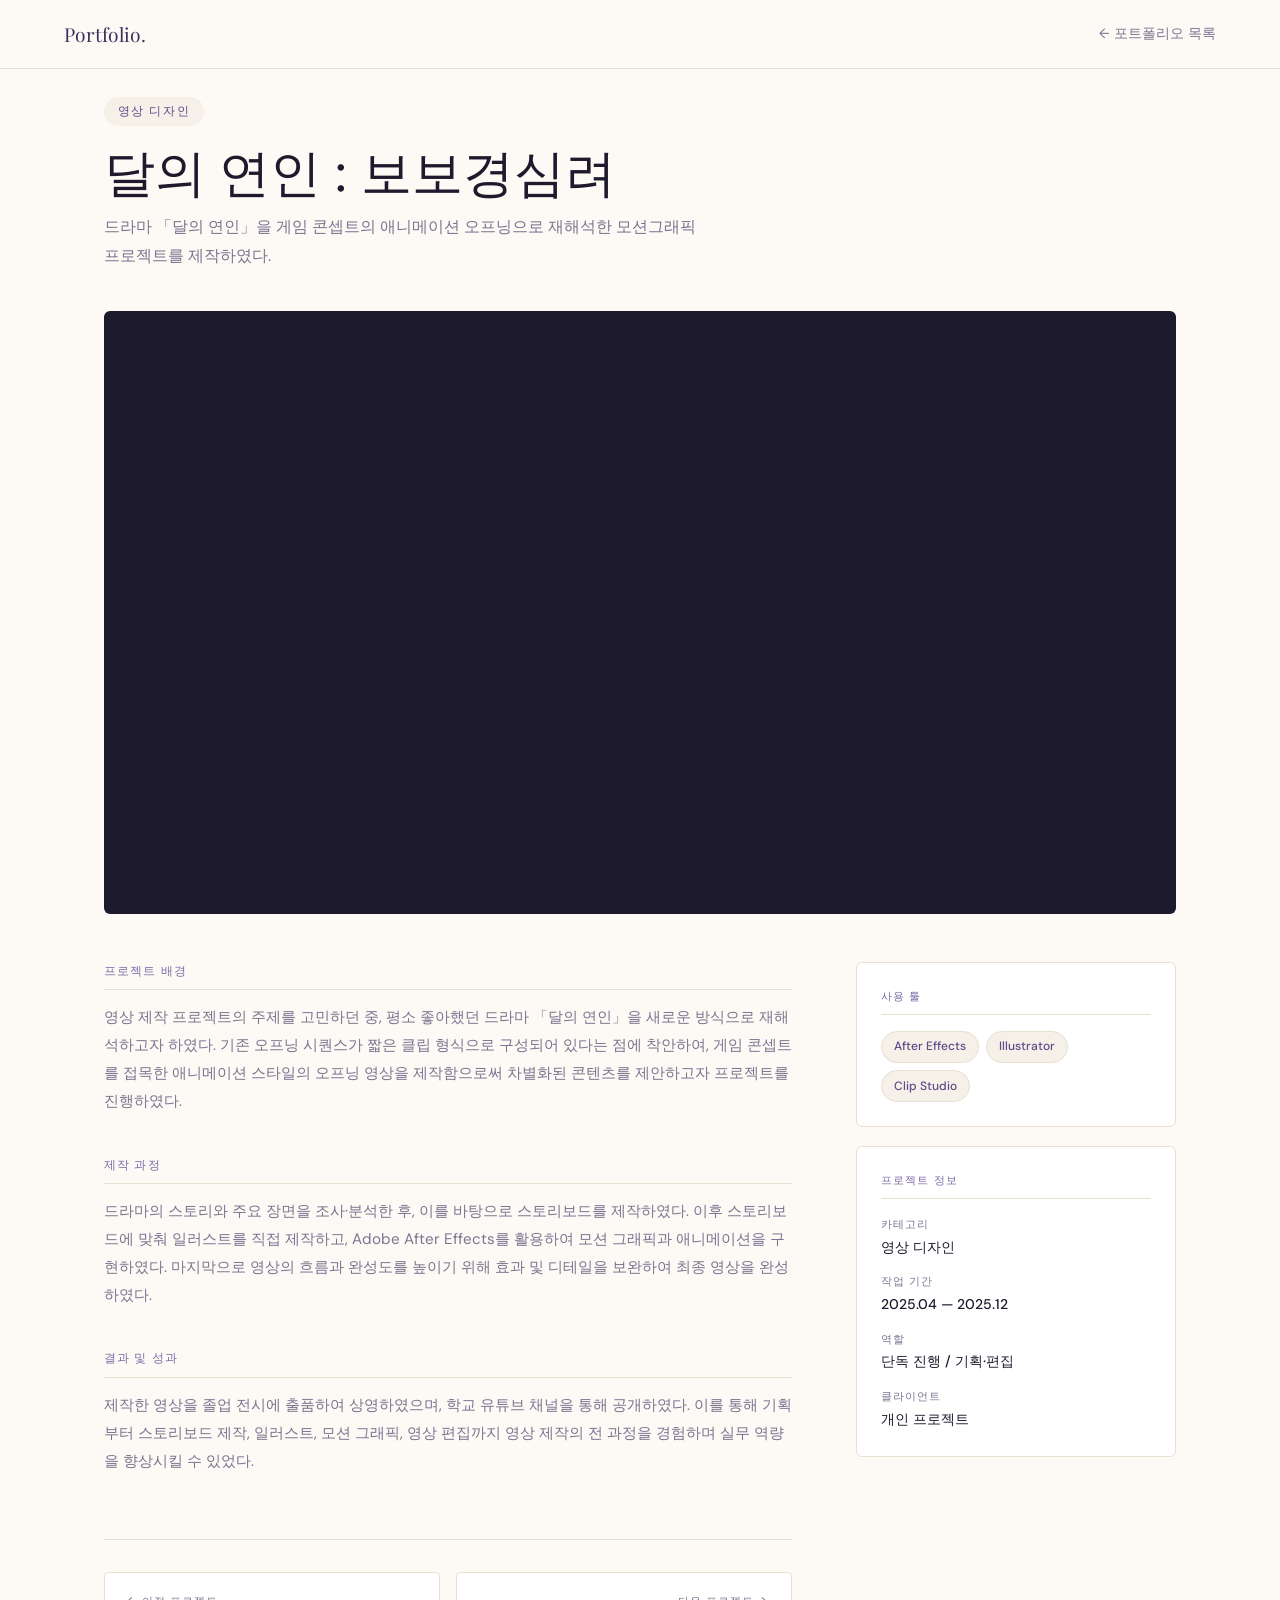
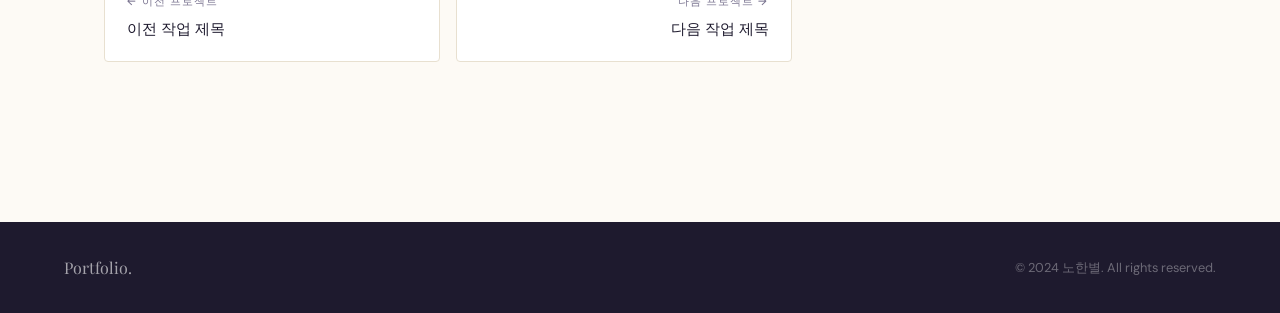
<file: pot6.html>
<!DOCTYPE html>
<html lang="ko">
<head>
<meta charset="UTF-8">
<meta name="viewport" content="width=device-width, initial-scale=1.0">
<title>달의 연인 — Portfolio</title>
<link href="https://fonts.googleapis.com/css2?family=Playfair+Display:wght@400;500&family=DM+Sans:wght@300;400;500&display=swap" rel="stylesheet">
<style>
  :root {
    --purple:#5B4B8A; --purple-lt:#7C6BA8; --purple-dk:#3D3060;
    --beige:#F5F0E8; --beige-dk:#E8E0D0; --cream:#FDFAF5;
    --ink:#1E1A2E; --muted:#7A7490; --white:#FFFFFF;
  }
  *{margin:0;padding:0;box-sizing:border-box;} html{scroll-behavior:smooth;}
  body{font-family:'DM Sans',sans-serif;background:var(--cream);color:var(--ink);font-size:16px;line-height:1.7;}

  /* NAV */
  nav{position:fixed;top:0;left:0;right:0;z-index:200;padding:0 5%;background:rgba(253,250,245,0.95);backdrop-filter:blur(10px);border-bottom:1px solid var(--beige-dk);}
  .nav-inner{max-width:1200px;margin:0 auto;display:flex;align-items:center;justify-content:space-between;padding:1.1rem 0;}
  .nav-logo{font-family:'Playfair Display',serif;font-size:1.2rem;color:var(--purple-dk);text-decoration:none;}
  .nav-back{font-size:0.85rem;color:var(--muted);text-decoration:none;display:flex;align-items:center;gap:0.4rem;transition:color 0.2s;}
  .nav-back:hover{color:var(--purple);}

  /* PAGE */
  .page{max-width:1200px;margin:0 auto;padding:6rem 5% 5rem;}

  /* 헤더 */
  .project-header{margin-bottom:2.5rem;}
  .project-category{display:inline-block;font-size:0.72rem;font-weight:500;letter-spacing:0.14em;text-transform:uppercase;color:var(--purple);background:var(--beige);padding:0.3rem 0.85rem;border-radius:20px;margin-bottom:1rem;}
  .project-title{font-family:'Playfair Display',serif;font-size:clamp(2rem,4vw,3.2rem);font-weight:400;line-height:1.1;color:var(--ink);margin-bottom:0.9rem;}
  .project-subtitle{font-size:1rem;color:var(--muted);max-width:600px;line-height:1.8;}

  /* 메인 영상 */
  .main-video-wrap{width:100%;aspect-ratio:16/9;border-radius:6px;overflow:hidden;background:var(--ink);margin-bottom:3rem;}
  .main-video-wrap iframe{width:100%;height:100%;border:none;display:block;}

  /* 레이아웃 */
  .project-layout{display:grid;grid-template-columns:1fr 320px;gap:4rem;align-items:start;}
  .section-block{margin-bottom:2.5rem;}
  .section-block h3{font-size:0.72rem;font-weight:500;letter-spacing:0.1em;text-transform:uppercase;color:var(--purple-lt);margin-bottom:0.8rem;padding-bottom:0.5rem;border-bottom:1px solid var(--beige-dk);}
  .section-block p{font-size:0.95rem;color:var(--muted);line-height:1.85;}

  /* 사이드바 */
  .sidebar{position:sticky;top:5.5rem;display:flex;flex-direction:column;gap:1.2rem;}
  .sidebar-card{background:var(--white);border:1px solid var(--beige-dk);border-radius:6px;padding:1.5rem;}
  .sidebar-card h4{font-size:0.7rem;font-weight:500;letter-spacing:0.1em;text-transform:uppercase;color:var(--purple-lt);margin-bottom:1rem;padding-bottom:0.5rem;border-bottom:1px solid var(--beige-dk);}
  .tool-tags{display:flex;flex-wrap:wrap;gap:0.45rem;}
  .tool-tag{font-size:0.75rem;font-weight:500;padding:0.3rem 0.75rem;border:1px solid var(--beige-dk);border-radius:20px;color:var(--purple);background:var(--beige);}
  .info-list{display:flex;flex-direction:column;gap:0.8rem;}
  .info-row{display:flex;flex-direction:column;gap:0.1rem;}
  .info-label{font-size:0.7rem;font-weight:500;letter-spacing:0.08em;text-transform:uppercase;color:var(--muted);}
  .info-value{font-size:0.88rem;color:var(--ink);font-weight:500;}

  /* 이전/다음 */
  .project-nav{margin-top:4rem;padding-top:2rem;border-top:1px solid var(--beige-dk);display:grid;grid-template-columns:1fr 1fr;gap:1rem;}
  .pnav-item{text-decoration:none;padding:1.2rem 1.4rem;border:1px solid var(--beige-dk);border-radius:4px;background:var(--white);transition:border-color 0.2s,transform 0.15s;display:flex;flex-direction:column;gap:0.35rem;}
  .pnav-item:hover{border-color:var(--purple);transform:translateY(-2px);}
  .pnav-item.next{text-align:right;}
  .pnav-dir{font-size:0.7rem;font-weight:500;letter-spacing:0.1em;text-transform:uppercase;color:var(--muted);}
  .pnav-name{font-size:0.92rem;font-weight:500;color:var(--ink);}

  /* FOOTER */
  footer{background:var(--ink);padding:2rem 5%;margin-top:5rem;}
  .footer-inner{max-width:1200px;margin:0 auto;display:flex;align-items:center;justify-content:space-between;gap:1rem;flex-wrap:wrap;}
  .footer-logo{font-family:'Playfair Display',serif;font-size:1rem;color:rgba(255,255,255,0.6);text-decoration:none;}
  footer p{font-size:0.8rem;color:rgba(255,255,255,0.35);}

  @media(max-width:768px){
    .project-layout{grid-template-columns:1fr;}
    .sidebar{position:static;}
    .project-nav{grid-template-columns:1fr;}
  }
</style>
</head>
<body>

<nav>
  <div class="nav-inner">
    <a href="portfolio.html" class="nav-logo">Portfolio.</a>
    <a href="index.html" class="nav-back">← 포트폴리오 목록</a>
  </div>
</nav>

<div class="page">

  <!-- 헤더 -->
  <div class="project-header">
    <span class="project-category">영상 디자인</span>
    <h1 class="project-title">달의 연인 : 보보경심려</h1>
    <p class="project-subtitle">드라마 「달의 연인」을 게임 콘셉트의 애니메이션 오프닝으로 재해석한 모션그래픽 프로젝트를 제작하였다.</p>
  </div>

  <!-- 메인 유튜브 영상 -->
  <div class="main-video-wrap">
    <iframe
      src="https://www.youtube.com/embed/a0rysRHuaqU?rel=0&modestbranding=1"
      allow="accelerometer; autoplay; clipboard-write; encrypted-media; gyroscope; picture-in-picture"
      allowfullscreen
      loading="lazy"
    ></iframe>
  </div>

  <div class="project-layout">

    <!-- 왼쪽 본문 -->
    <div class="project-main">

      <div class="section-block">
        <h3>프로젝트 배경</h3>
        <p>영상 제작 프로젝트의 주제를 고민하던 중, 평소 좋아했던 드라마 「달의 연인」을 새로운 방식으로 재해석하고자 하였다. 기존 오프닝 시퀀스가 짧은 클립 형식으로 구성되어 있다는 점에 착안하여, 게임 콘셉트를 접목한 애니메이션 스타일의 오프닝 영상을 제작함으로써 차별화된 콘텐츠를 제안하고자 프로젝트를 진행하였다.</p>
      </div>

      <div class="section-block">
        <h3>제작 과정</h3>
        <p>드라마의 스토리와 주요 장면을 조사·분석한 후, 이를 바탕으로 스토리보드를 제작하였다. 이후 스토리보드에 맞춰 일러스트를 직접 제작하고, Adobe After Effects를 활용하여 모션 그래픽과 애니메이션을 구현하였다. 마지막으로 영상의 흐름과 완성도를 높이기 위해 효과 및 디테일을 보완하여 최종 영상을 완성하였다.</p>
      </div>

      <div class="section-block">
        <h3>결과 및 성과</h3>
        <p>제작한 영상을 졸업 전시에 출품하여 상영하였으며, 학교 유튜브 채널을 통해 공개하였다. 이를 통해 기획부터 스토리보드 제작, 일러스트, 모션 그래픽, 영상 편집까지 영상 제작의 전 과정을 경험하며 실무 역량을 향상시킬 수 있었다.</p>
      </div>

      <!-- 이전/다음 -->
      <div class="project-nav">
        <a href="pot5.html" class="pnav-item prev">
          <span class="pnav-dir">← 이전 프로젝트</span>
          <span class="pnav-name">이전 작업 제목</span>
        </a>
        <a href="pot7.html" class="pnav-item next">
          <span class="pnav-dir">다음 프로젝트 →</span>
          <span class="pnav-name">다음 작업 제목</span>
        </a>
      </div>

    </div>

    <!-- 오른쪽 사이드바 -->
    <aside class="sidebar">
      <div class="sidebar-card">
        <h4>사용 툴</h4>
        <div class="tool-tags">
          <span class="tool-tag">After Effects</span>
          <span class="tool-tag">Illustrator</span>
          <span class="tool-tag">Clip Studio</span>
        </div>
      </div>
      <div class="sidebar-card">
        <h4>프로젝트 정보</h4>
        <div class="info-list">
          <div class="info-row"><span class="info-label">카테고리</span><span class="info-value">영상 디자인</span></div>
          <div class="info-row"><span class="info-label">작업 기간</span><span class="info-value">2025.04 — 2025.12</span></div>
          <div class="info-row"><span class="info-label">역할</span><span class="info-value">단독 진행 / 기획·편집</span></div>
          <div class="info-row"><span class="info-label">클라이언트</span><span class="info-value">개인 프로젝트</span></div>
        </div>
      </div>
    </aside>

  </div>
</div>

<footer>
  <div class="footer-inner">
    <a href="portfolio.html" class="footer-logo">Portfolio.</a>
    <p>© 2024 노한별. All rights reserved.</p>
  </div>
</footer>

</body>
</html>
</file>
